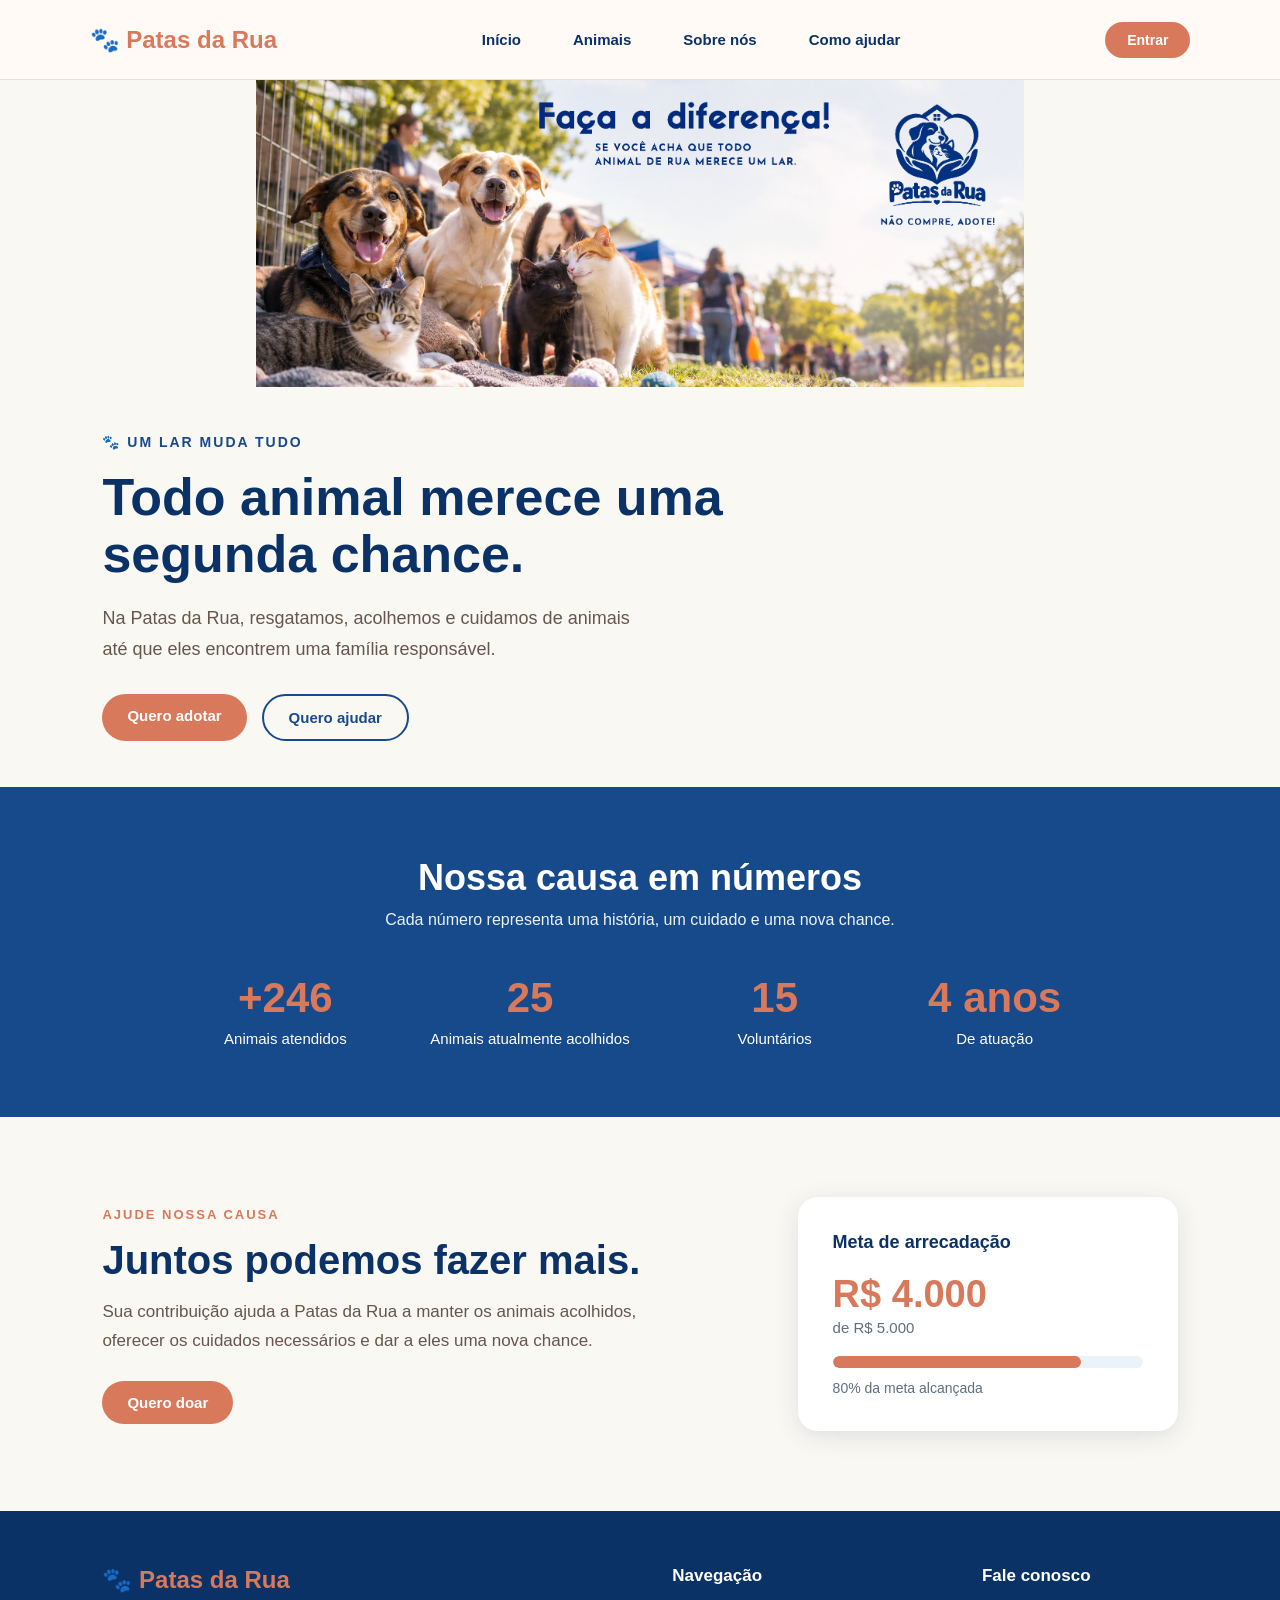
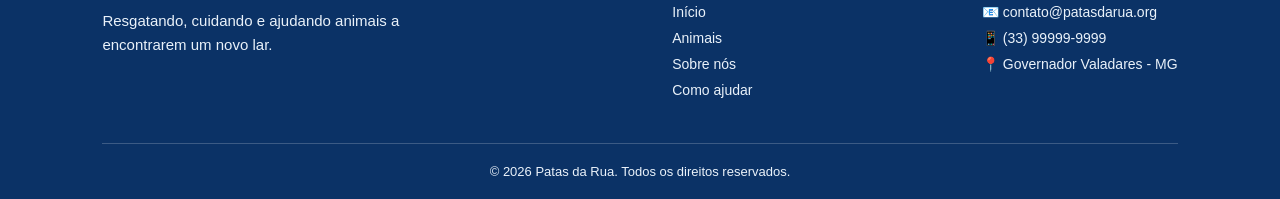
<file: index.html>
<!DOCTYPE html>
<html lang="pt-BR">

<head>
    <meta charset="UTF-8">
    <meta name="viewport" content="width=device-width, initial-scale=1.0">

    <title>Patas da Rua</title>

    <link rel="stylesheet" href="css/style.css">
</head>

<body>

    <header>

        <div class="logo">
            🐾 Patas da Rua
        </div>

        <nav>
            <a href="#">Início</a>
            <a href="animais.html">Animais</a>
            <a href="sobre.html">Sobre nós</a>
            <a href="#">Como ajudar</a>
        </nav>

        <a href="#" class="botao-login">Entrar</a>

    </header>

    <div class="banner-topo">
    <img src="imagens/Banner site.png" alt="Feira de adoção da Patas da Rua">
</div>

    <section class="hero">

    <div class="hero-text">

        <span>🐾 UM LAR MUDA TUDO</span>

        <h1>
            Todo animal merece
            uma segunda chance.
        </h1>

        <p>
            Na Patas da Rua, resgatamos, acolhemos e cuidamos
            de animais até que eles encontrem uma família
            responsável.
        </p>

        <div class="hero-botoes">
            <a href="#" class="botao-principal">
                Quero adotar
            </a>

            <a href="#" class="botao-secundario">
                Quero ajudar
            </a>
        </div>

    </div>

    
</section>

<section class="numeros">

    <div class="titulo-numeros">
        <h2>Nossa causa em números</h2>
        <p>
            Cada número representa uma história, um cuidado e uma nova chance.
        </p>
    </div>

    <div class="numeros-lista">

        <div class="numero-card">
            <h3 data-valor="300">+300</h3>
            <p>Animais atendidos</p>
        </div>

        <div class="numero-card">
            <h3 data-valor="25">25</h3>
            <p>Animais atualmente acolhidos</p>
        </div>

        <div class="numero-card">
            <h3 data-valor="15">15</h3>
            <p>Voluntários</p>
        </div>

        <div class="numero-card">
            <h3 data-valor="4">4 anos</h3>
            <p>De atuação</p>
        </div>

    </div>

</section>

<section class="meta-doacao">

    <div class="meta-texto">

        <span>AJUDE NOSSA CAUSA</span>

        <h2>Juntos podemos fazer mais.</h2>

        <p>
            Sua contribuição ajuda a Patas da Rua a manter os animais
            acolhidos, oferecer os cuidados necessários e dar a eles
            uma nova chance.
        </p>

        <a href="#" class="botao-doar">
            Quero doar
        </a>

    </div>

    <div class="meta-card">

        <h3>Meta de arrecadação</h3>

        <p class="valor-arrecadado" data-arrecadado="4000">
    R$ 4.000
</p>

<p class="meta-total" data-meta="5000">
    de R$ 5.000
</p>

        <div class="barra-meta">
            <div class="progresso-meta"></div>
        </div>

        <p class="porcentagem-meta"></p>

    </div>

</section>

<script src="js/script.js"></script>

<footer>

    <div class="footer-conteudo">

        <div class="footer-sobre">
            <h2>🐾 Patas da Rua</h2>

            <p>
                Resgatando, cuidando e ajudando animais
                a encontrarem um novo lar.
            </p>
        </div>

        <div class="footer-links">
            <h3>Navegação</h3>

            <a href="index.html">Início</a>
            <a href="animais.html">Animais</a>
            <a href="#">Sobre nós</a>
            <a href="#">Como ajudar</a>
        </div>

        <div class="footer-contato">
            <h3>Fale conosco</h3>

            <p>📧 contato@patasdarua.org</p>
            <p>📱 (33) 99999-9999</p>
            <p>📍 Governador Valadares - MG</p>
        </div>

    </div>

    <div class="footer-final">
        <p>© 2026 Patas da Rua. Todos os direitos reservados.</p>
    </div>

</footer>

</body>

</html>
</file>
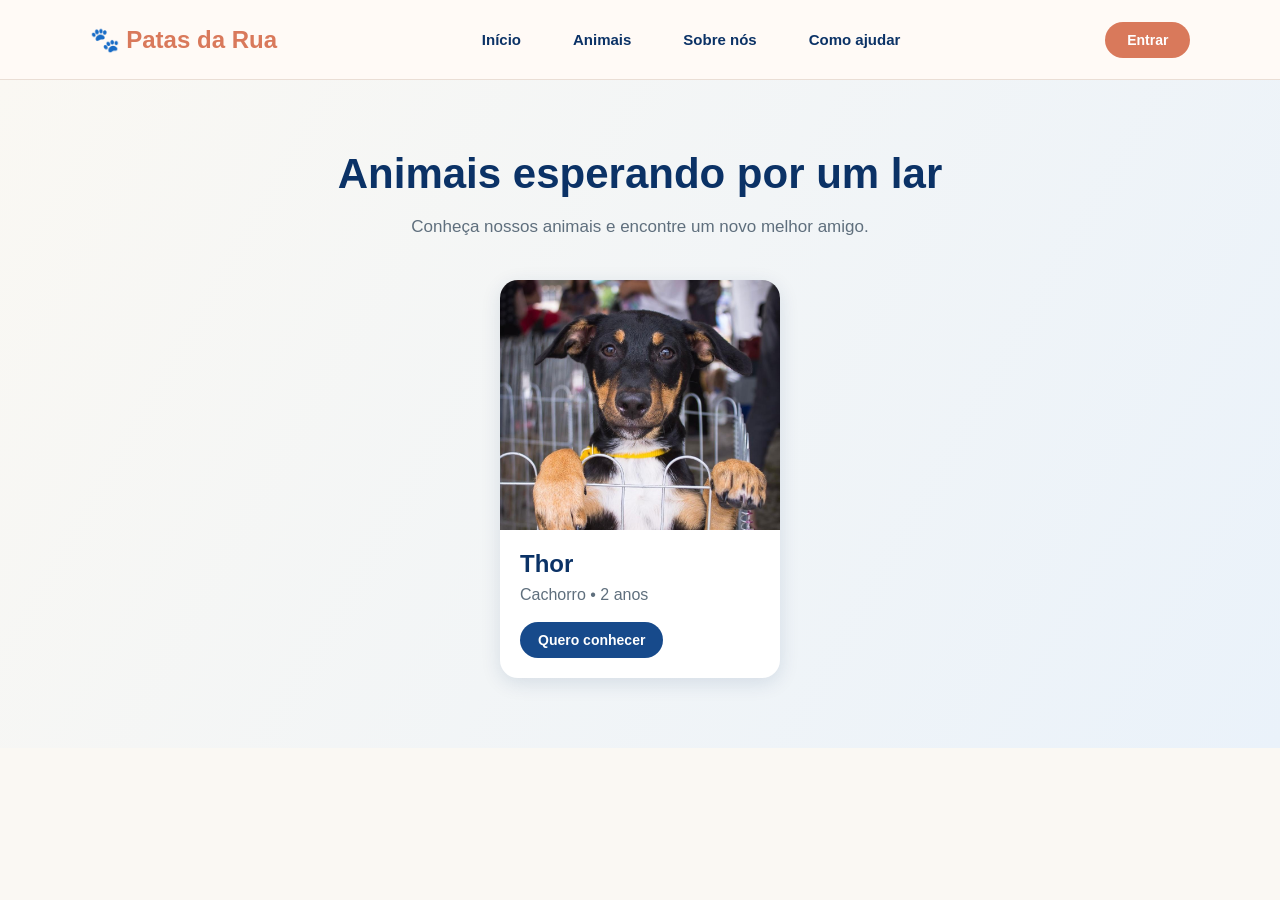
<file: animais.html>
<!DOCTYPE html>
<html lang="pt-BR">

<head>

    <meta charset="UTF-8">
    <meta name="viewport" content="width=device-width, initial-scale=1.0">

    <title>Animais | Patas da Rua</title>

    <link rel="stylesheet" href="css/style.css">

</head>

<body>

    <header>

        <div class="logo">
            🐾 Patas da Rua
        </div>

        <nav>
            <a href="index.html">Início</a>
            <a href="animais.html">Animais</a>
            <a href="#">Sobre nós</a>
            <a href="#">Como ajudar</a>
        </nav>

        <a href="#" class="botao-login">Entrar</a>

    </header>

    <section class="pagina-animais">

    <div class="titulo-animais">

        <h1>Animais esperando por um lar</h1>

        <p>
            Conheça nossos animais e encontre um novo melhor amigo.
        </p>

    </div>

    <div class="animais-lista">

    <div class="animal-card">

        <img src="imagens/Cachorro 1.jpeg" alt="Cachorro disponível para adoção">

        <div class="animal-info">

            <h2>Thor</h2>

            <p>Cachorro • 2 anos</p>

            <a href="#" class="botao-adotar">
                Quero conhecer
            </a>

        </div>

    </div>

</div>

</section>

</body>

</html>
</file>
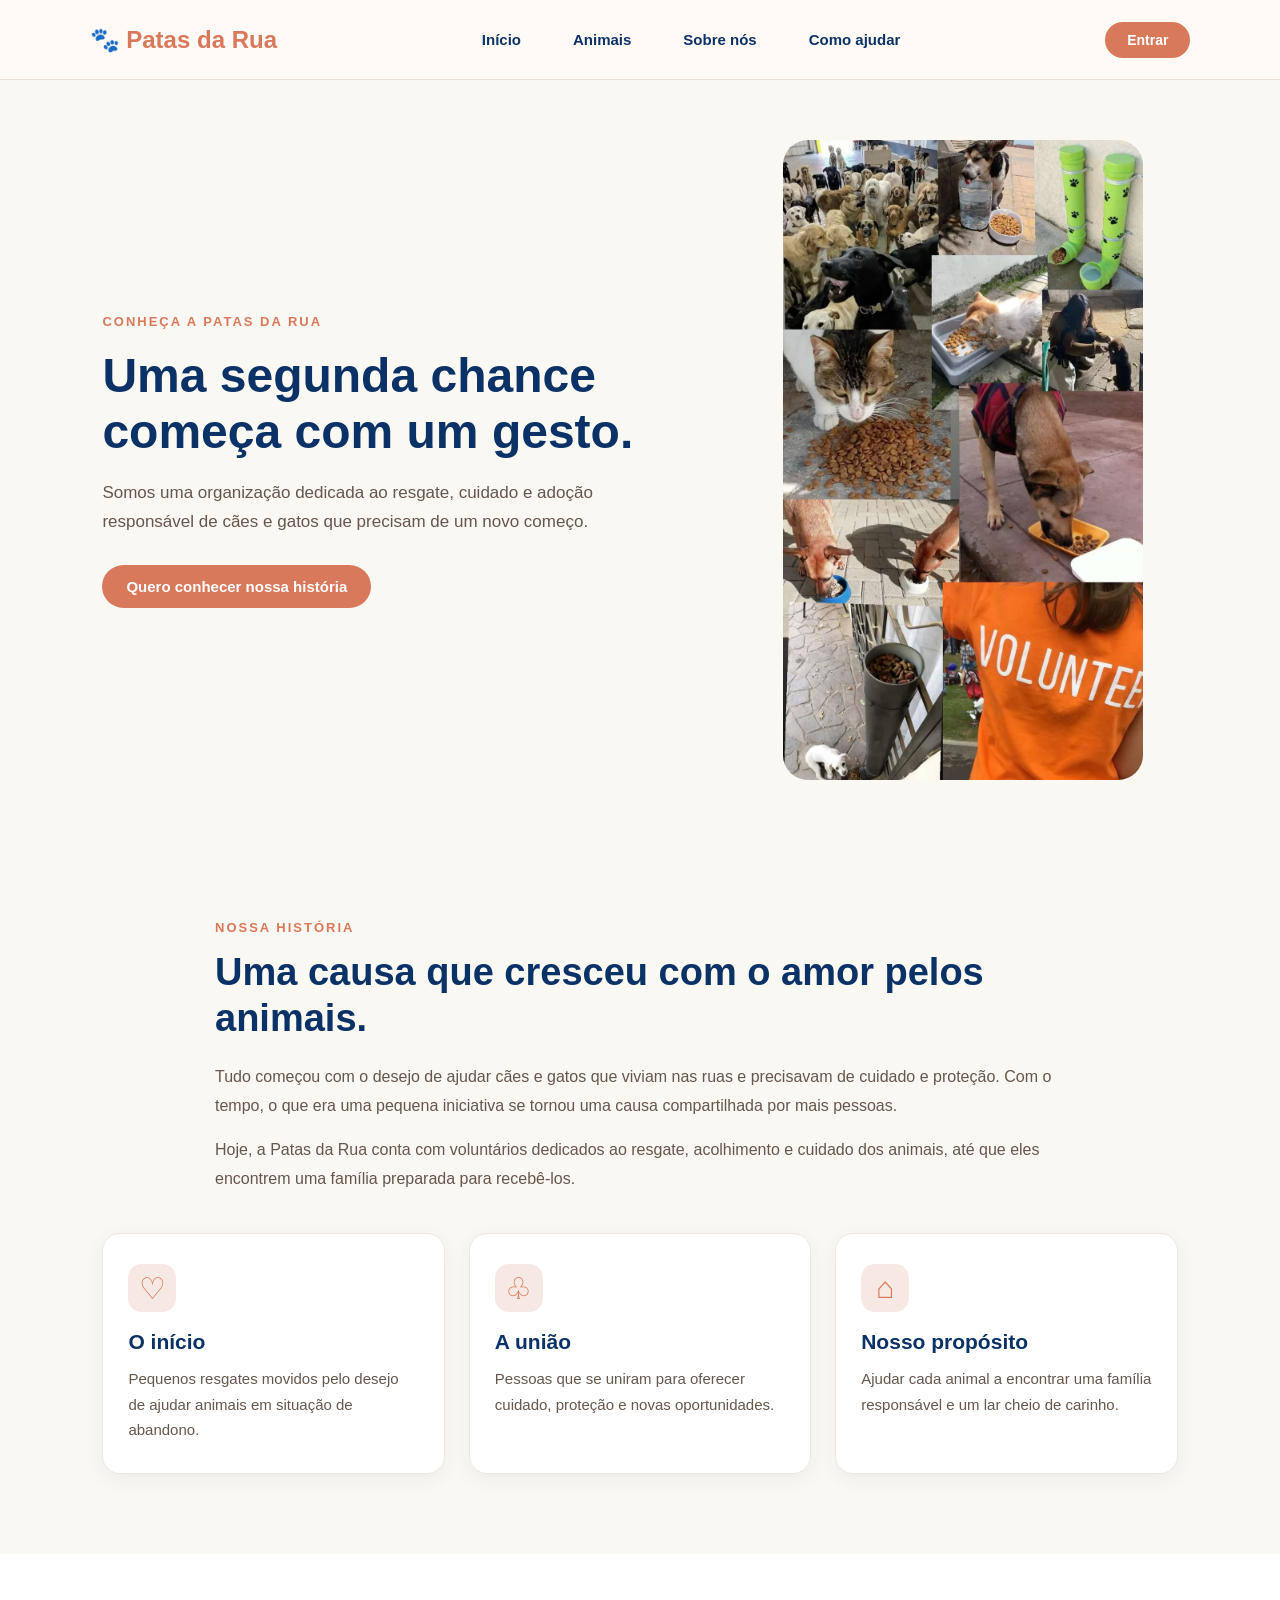
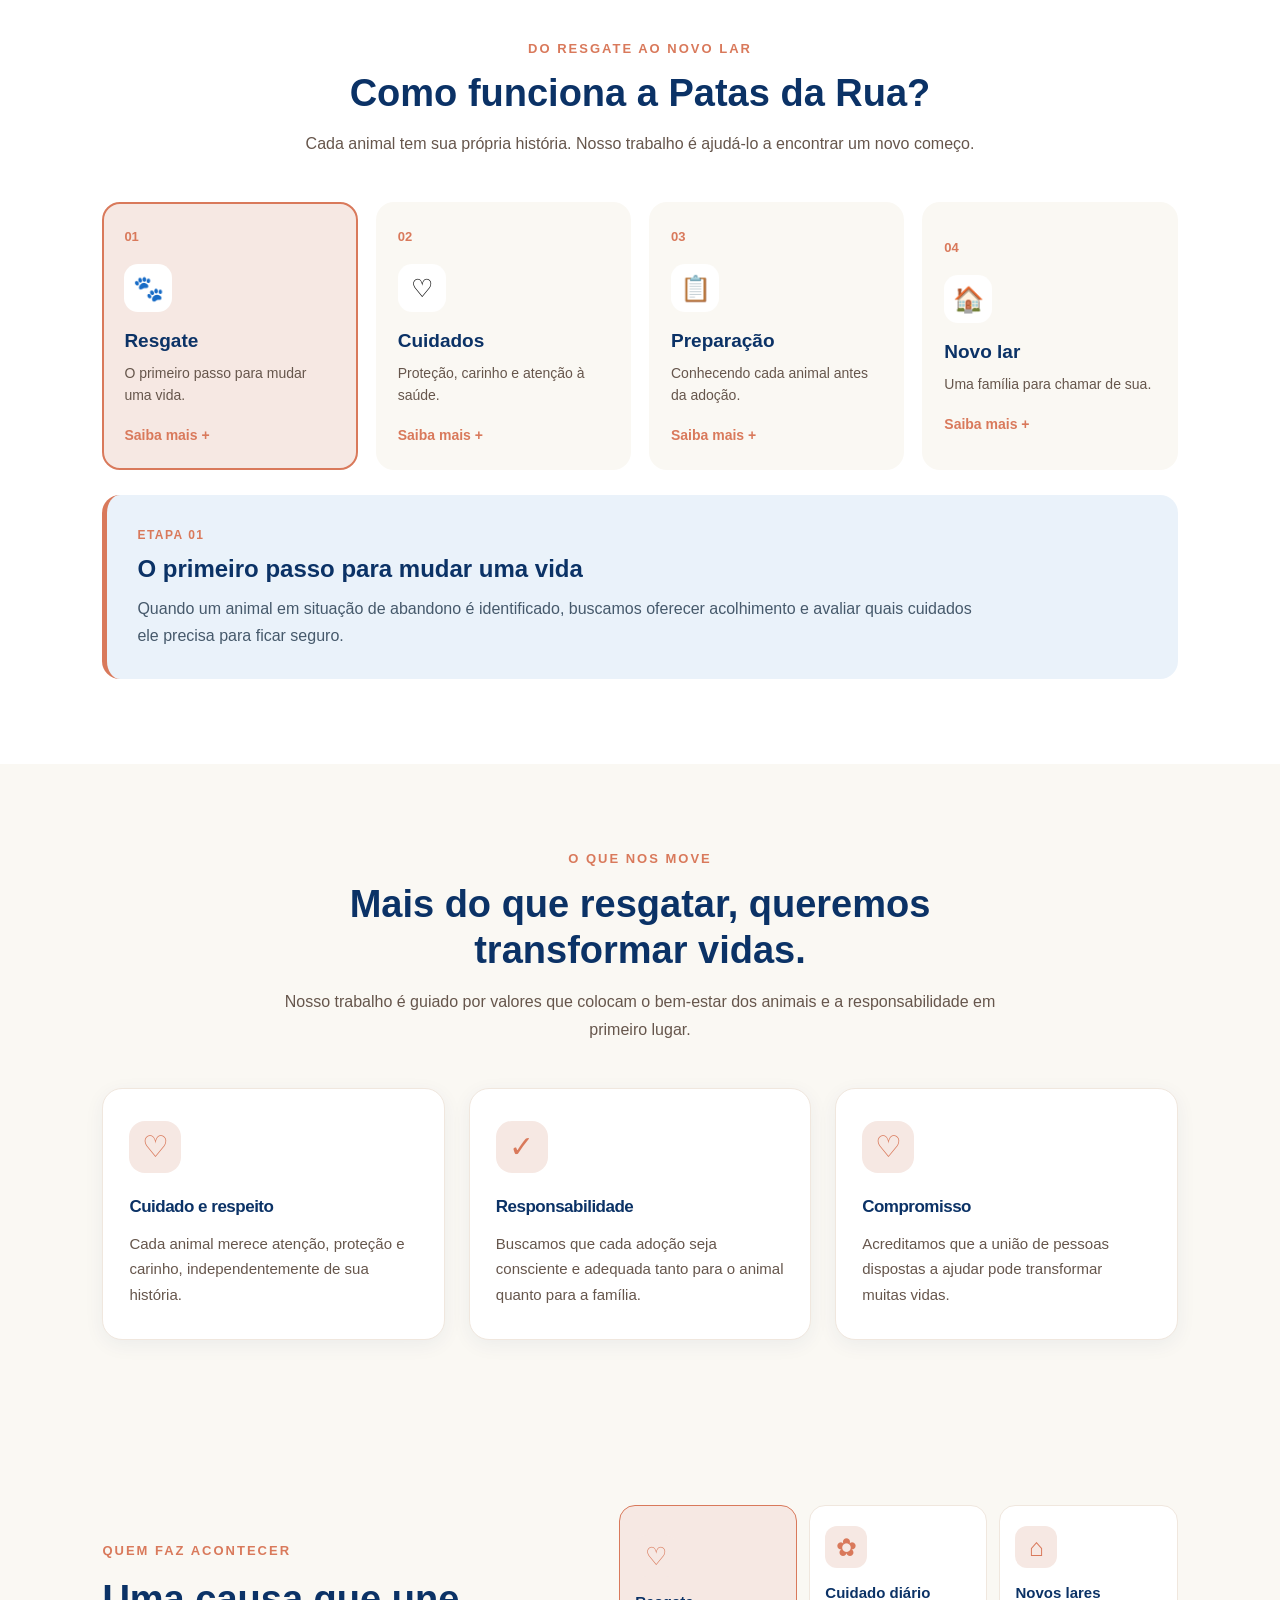
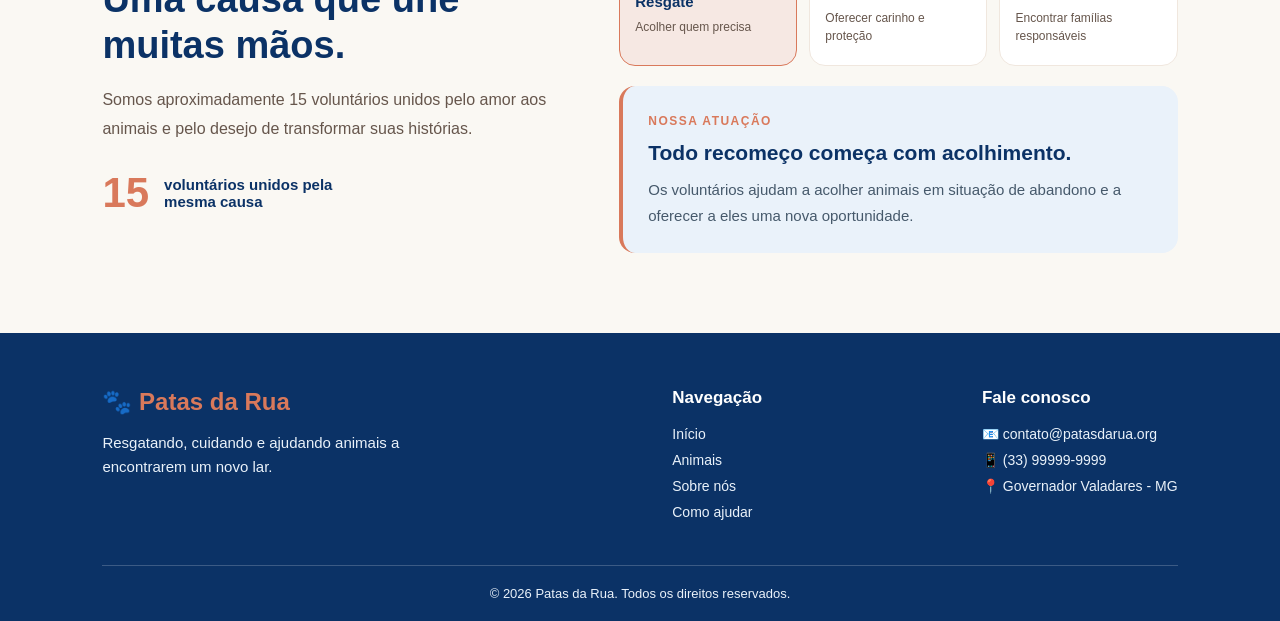
<file: sobre.html>
<!DOCTYPE html>
<html lang="pt-BR">

<head>
    <meta charset="UTF-8">
    <meta name="viewport" content="width=device-width, initial-scale=1.0">
    <title>Sobre nós | Patas da Rua</title>
    <link rel="stylesheet" href="css/style.css">
</head>

<body>

    <header>

        <div class="logo">
            🐾 Patas da Rua
        </div>

        <nav>
            <a href="index.html">Início</a>
            <a href="animais.html">Animais</a>
            <a href="sobre.html">Sobre nós</a>
            <a href="#">Como ajudar</a>
        </nav>

        <a href="#" class="botao-login">Entrar</a>

    </header>


<section class="sobre-destaque">

    <div class="sobre-destaque-texto">

        <span>CONHEÇA A PATAS DA RUA</span>

        <h1>
            Uma segunda chance
            começa com um gesto.
        </h1>

        <p>
            Somos uma organização dedicada ao resgate, cuidado e adoção
            responsável de cães e gatos que precisam de um novo começo.
        </p>

        <a href="#nossa-historia" class="botao-sobre">
            Quero conhecer nossa história
        </a>

    </div>

    <div class="sobre-destaque-imagem">
        <img src="imagens/Sobre nos imagem.jpeg"
             alt="Animais recebendo cuidados na Patas da Rua">
    </div>

</section>

<section class="nossa-historia" id="nossa-historia">

    <div class="historia-texto">

        <span>NOSSA HISTÓRIA</span>

        <h2>Uma causa que cresceu com o amor pelos animais.</h2>

        <p>
            Tudo começou com o desejo de ajudar cães e gatos que viviam
            nas ruas e precisavam de cuidado e proteção. Com o tempo,
            o que era uma pequena iniciativa se tornou uma causa
            compartilhada por mais pessoas.
        </p>

        <p>
            Hoje, a Patas da Rua conta com voluntários dedicados ao
            resgate, acolhimento e cuidado dos animais, até que eles
            encontrem uma família preparada para recebê-los.
        </p>

    </div>

    <div class="historia-cards">

        <div class="historia-card">

            <span class="historia-icone">♡</span>

            <h3>O início</h3>

            <p>
                Pequenos resgates movidos pelo desejo de ajudar
                animais em situação de abandono.
            </p>

        </div>

        <div class="historia-card">

            <span class="historia-icone">♧</span>

            <h3>A união</h3>

            <p>
                Pessoas que se uniram para oferecer cuidado,
                proteção e novas oportunidades.
            </p>

        </div>

        <div class="historia-card">

            <span class="historia-icone">⌂</span>

            <h3>Nosso propósito</h3>

            <p>
                Ajudar cada animal a encontrar uma família
                responsável e um lar cheio de carinho.
            </p>

        </div>

    </div>

</section>


<section class="como-funciona" id="como-funciona">

    <div class="funciona-titulo">
        <span>DO RESGATE AO NOVO LAR</span>

        <h2>Como funciona a Patas da Rua?</h2>

        <p>
            Cada animal tem sua própria história. Nosso trabalho é
            ajudá-lo a encontrar um novo começo.
        </p>
    </div>

    <div class="etapas-lista">

        <button class="etapa-card ativa" data-etapa="0">
            <span class="etapa-numero">01</span>
            <span class="etapa-icone">🐾</span>
            <h3>Resgate</h3>
            <p>O primeiro passo para mudar uma vida.</p>
            <span class="etapa-link">Saiba mais +</span>
        </button>

        <button class="etapa-card" data-etapa="1">
            <span class="etapa-numero">02</span>
            <span class="etapa-icone">♡</span>
            <h3>Cuidados</h3>
            <p>Proteção, carinho e atenção à saúde.</p>
            <span class="etapa-link">Saiba mais +</span>
        </button>

        <button class="etapa-card" data-etapa="2">
            <span class="etapa-numero">03</span>
            <span class="etapa-icone">📋</span>
            <h3>Preparação</h3>
            <p>Conhecendo cada animal antes da adoção.</p>
            <span class="etapa-link">Saiba mais +</span>
        </button>

        <button class="etapa-card" data-etapa="3">
            <span class="etapa-numero">04</span>
            <span class="etapa-icone">🏠</span>
            <h3>Novo lar</h3>
            <p>Uma família para chamar de sua.</p>
            <span class="etapa-link">Saiba mais +</span>
        </button>

    </div>

    <div class="etapa-detalhes" aria-live="polite">
        <span class="detalhe-etiqueta">ETAPA 01</span>
        <h3>O primeiro passo para mudar uma vida</h3>
        <p>
            Quando um animal em situação de abandono é identificado,
            buscamos oferecer acolhimento e avaliar quais cuidados
            ele precisa para ficar seguro.
        </p>
    </div>

</section>


<section class="nossos-valores" id="nossos-valores">

    <div class="valores-titulo">
        <span>O QUE NOS MOVE</span>
        <h2>Mais do que resgatar, queremos transformar vidas.</h2>
        <p>
            Nosso trabalho é guiado por valores que colocam o bem-estar
            dos animais e a responsabilidade em primeiro lugar.
        </p>
    </div>

    <div class="valores-cards">

        <div class="valor-card">
            <div class="valor-icone">♡</div>
            <h3>Cuidado e respeito</h3>
            <p>
                Cada animal merece atenção, proteção e carinho,
                independentemente de sua história.
            </p>
        </div>

        <div class="valor-card">
            <div class="valor-icone">✓</div>
            <h3>Responsabilidade</h3>
            <p>
                Buscamos que cada adoção seja consciente e adequada
                tanto para o animal quanto para a família.
            </p>
        </div>

        <div class="valor-card">
            <div class="valor-icone">♡</div>
            <h3>Compromisso</h3>
            <p>
                Acreditamos que a união de pessoas dispostas a ajudar
                pode transformar muitas vidas.
            </p>
        </div>

    </div>

</section>


<section class="equipe-ong">

    <div class="equipe-texto">

        <span>QUEM FAZ ACONTECER</span>

        <h2>Uma causa que une muitas mãos.</h2>

        <p>
            Somos aproximadamente 15 voluntários unidos pelo amor
            aos animais e pelo desejo de transformar suas histórias.
        </p>

        <div class="equipe-destaque">
            <strong>15</strong>
            <span>voluntários unidos pela mesma causa</span>
        </div>

    </div>

    <div class="equipe-interacoes">

        <button class="equipe-card ativa" data-equipe="0">
            <span>♡</span>
            <strong>Resgate</strong>
            <small>Acolher quem precisa</small>
        </button>

        <button class="equipe-card" data-equipe="1">
            <span>✿</span>
            <strong>Cuidado diário</strong>
            <small>Oferecer carinho e proteção</small>
        </button>

        <button class="equipe-card" data-equipe="2">
            <span>⌂</span>
            <strong>Novos lares</strong>
            <small>Encontrar famílias responsáveis</small>
        </button>

        <div class="equipe-detalhes" aria-live="polite">
            <span class="equipe-etiqueta">NOSSA ATUAÇÃO</span>
            <h3>Todo recomeço começa com acolhimento.</h3>
            <p>
                Os voluntários ajudam a acolher animais em situação
                de abandono e a oferecer a eles uma nova oportunidade.
            </p>
        </div>

    </div>

</section>


<footer>

    <div class="footer-conteudo">

        <div class="footer-sobre">
            <h2>🐾 Patas da Rua</h2>
            <p>
                Resgatando, cuidando e ajudando
                animais a encontrarem um novo lar.
            </p>
        </div>

        <div class="footer-links">
            <h3>Navegação</h3>
            <a href="index.html">Início</a>
            <a href="animais.html">Animais</a>
            <a href="sobre.html">Sobre nós</a>
            <a href="index.html#como-ajudar">Como ajudar</a>
        </div>

        <div class="footer-contato">
            <h3>Fale conosco</h3>
            <p>📧 contato@patasdarua.org</p>
            <p>📱 (33) 99999-9999</p>
            <p>📍 Governador Valadares - MG</p>
        </div>

    </div>

    <div class="footer-final">
        <p>© 2026 Patas da Rua. Todos os direitos reservados.</p>
    </div>

</footer>

<script src="js/script.js"></script>

</body>

</html>
</file>
<file: css/style.css>
* {
    margin: 0;
    padding: 0;
    box-sizing: border-box;
}

body {
    font-family: Arial, sans-serif;
    background-color: #FAF8F3;
    color: #0B3266;
}

header {
    background-color: #fffaf6;
    height: 80px;
    padding: 0 7%;
    display: flex;
    align-items: center;
    justify-content: space-between;

    border-bottom: 1px solid #eaded5;
}

.logo {
    font-size: 24px;
    font-weight: bold;
    color: #D9795B;
    white-space: nowrap;
}

nav {
    display: flex;
    gap: 28px;
}

nav a {
    text-decoration: none;
    color: #0B3266;
    font-size: 15px;
    font-weight: 600;
    white-space: nowrap;

    padding: 8px 12px;
    border-radius: 20px;

    transition: 0.3s;
}

nav a:hover {
    color: #D9795B;
    background-color: #F6E8E3;
}

nav a:hover {
    color: #a86f4c;
}

.botao-login {
    text-decoration: none;
    background-color: #D9795B;
    color: white;

    padding: 10px 22px;
    border-radius: 22px;

    font-size: 14px;
    font-weight: bold;

    transition: 0.3s;
}

.botao-login:hover {
    background-color: #B85F45;
}

.hero {
    min-height: 400px;
    padding: 40px 8%;

    display: flex;
    align-items: center;

    background: #FAF8F3;
}

.hero-text {
    max-width: 650px;
}

.hero-text span {
    color: #174A8B;
    font-size: 14px;
    font-weight: bold;
    letter-spacing: 2px;
}

.hero-text h1 {
    margin-top: 18px;
    margin-bottom: 20px;

    font-size: 52px;
    line-height: 1.1;

    color: #0B3266;
}

.hero-text p {
    max-width: 550px;

    font-size: 18px;
    line-height: 1.7;

    color: #66564c;

    margin-bottom: 30px;
}

.hero-botoes {
    display: flex;
    gap: 15px;
}

.botao-principal,
.botao-secundario {
    text-decoration: none;
    padding: 13px 25px;
    border-radius: 25px;

    font-size: 15px;
    font-weight: bold;
}

.botao-principal {
    background-color: #D9795B;
    color: white;
}

.botao-principal:hover {
    background-color: #B85F45;
}
.botao-secundario {
    border: 2px solid #174A8B;
    color: #174A8B;
}

.botao-secundario:hover {
    background-color: #174A8B;
    color: white;
}

.hero-imagem {
    width: 45%;
}

.hero-imagem img {
    width: 100%;
    height: 360px;
    object-fit: cover;
    border-radius: 25px;
}

.banner-topo {
    width: 60%;
    margin: 0 auto;
}

.banner-topo img {
    width: 100%;
    height: auto;
    display: block;
}

.animais {
    padding: 70px 8%;
    background-color: #FAF8F3;
}

.animais-titulo {
    text-align: center;
    max-width: 700px;
    margin: 0 auto 40px;
}

.animais-titulo span {
    color: #174A8B;
    font-size: 13px;
    font-weight: bold;
    letter-spacing: 1.5px;
}

.animais-titulo h2 {
    margin-top: 12px;
    font-size: 36px;
    color: #0B3266;
}

.animais-titulo p {
    margin-top: 12px;
    font-size: 16px;
    line-height: 1.6;
    color: #5f6f7d;
}

.pagina-animais {
    padding: 70px 8%;
    background: linear-gradient(
        120deg,
        #FAF8F3,
        #EAF2FA
    );
}

.titulo-animais {
    text-align: center;
    max-width: 750px;
    margin: 0 auto;
}

.titulo-animais h1 {
    font-size: 42px;
    color: #0B3266;
    margin-bottom: 15px;
}

.titulo-animais p {
    font-size: 17px;
    color: #5f6f7d;
    line-height: 1.6;
}

.animais-lista {
    display: flex;
    justify-content: center;
    margin-top: 40px;
}

.animal-card {
    width: 280px;
    background-color: white;
    border-radius: 18px;
    overflow: hidden;
    box-shadow: 0 5px 20px rgba(11, 50, 102, 0.12);
}

.animal-card img {
    width: 100%;
    height: 250px;
    object-fit: cover;
    display: block;
}

.animal-info {
    padding: 20px;
}

.animal-info h2 {
    color: #0B3266;
    margin-bottom: 8px;
}

.animal-info p {
    color: #5f6f7d;
    margin-bottom: 18px;
}

.botao-adotar {
    display: inline-block;
    text-decoration: none;
    background-color: #174A8B;
    color: white;
    padding: 10px 18px;
    border-radius: 20px;
    font-size: 14px;
    font-weight: bold;
}

/* Números da ONG */

.numeros {
    padding: 70px 8%;
    background-color: #174A8B;
}

.titulo-numeros {
    text-align: center;
    margin-bottom: 45px;
}

.titulo-numeros h2 {
    font-size: 36px;
    color: white;
    margin-bottom: 12px;
}

.titulo-numeros p {
    font-size: 16px;
    color: #EAF2FA;
}

.numeros-lista {
    display: flex;
    justify-content: center;
    gap: 70px;
    flex-wrap: wrap;
}

.numero-card {
    text-align: center;
    min-width: 150px;
}

.numero-card h3 {
    font-size: 42px;
    color: #D9795B;
    margin-bottom: 8px;
}

.numero-card p {
    font-size: 15px;
    color: white;
}

/* Meta de doação */

.meta-doacao {
    padding: 80px 8%;
    background-color: #FAF8F3;

    display: flex;
    align-items: center;
    justify-content: space-between;
    gap: 60px;
}

.meta-texto {
    max-width: 550px;
}

.meta-texto span {
    color: #D9795B;
    font-size: 13px;
    font-weight: bold;
    letter-spacing: 2px;
}

.meta-texto h2 {
    color: #0B3266;
    font-size: 40px;
    margin: 15px 0;
}

.meta-texto p {
    color: #66564c;
    font-size: 17px;
    line-height: 1.7;
    margin-bottom: 25px;
}

.botao-doar {
    display: inline-block;
    text-decoration: none;
    background-color: #D9795B;
    color: white;

    padding: 13px 25px;
    border-radius: 25px;

    font-size: 15px;
    font-weight: bold;

    transition: 0.3s;
}

.botao-doar:hover {
    background-color: #B85F45;
}

.meta-card {
    width: 380px;
    background-color: white;

    padding: 35px;
    border-radius: 20px;

    box-shadow: 0 5px 25px rgba(11, 50, 102, 0.12);
}

.meta-card h3 {
    color: #0B3266;
    font-size: 18px;
    margin-bottom: 20px;
}

.valor-arrecadado {
    color: #D9795B;
    font-size: 38px;
    font-weight: bold;
    margin-bottom: 3px;
}

.meta-total {
    color: #5f6f7d;
    font-size: 15px;
    margin-bottom: 20px;
}

.barra-meta {
    width: 100%;
    height: 12px;

    background-color: #EAF2FA;
    border-radius: 10px;

    overflow: hidden;
}

.progresso-meta {
    width: 0;
    height: 100%;

    background-color: #D9795B;
    border-radius: 10px;
}

.porcentagem-meta {
    color: #5f6f7d;
    font-size: 14px;
    margin-top: 12px;
}

/* Rodapé */

footer {
    background-color: #0B3266;
    color: white;
    padding: 55px 8% 20px;
}

.footer-conteudo {
    display: flex;
    justify-content: space-between;
    gap: 60px;
    max-width: 1200px;
    margin: 0 auto;
}

.footer-sobre {
    max-width: 350px;
}

.footer-sobre h2 {
    color: #D9795B;
    font-size: 24px;
    margin-bottom: 15px;
}

.footer-sobre p {
    color: #EAF2FA;
    font-size: 15px;
    line-height: 1.6;
}

.footer-links,
.footer-contato {
    display: flex;
    flex-direction: column;
    gap: 10px;
}

.footer-links h3,
.footer-contato h3 {
    font-size: 17px;
    margin-bottom: 8px;
}

.footer-links a {
    text-decoration: none;
    color: #EAF2FA;
    font-size: 14px;
    transition: 0.3s;
}

.footer-links a:hover {
    color: #D9795B;
}

.footer-contato p {
    color: #EAF2FA;
    font-size: 14px;
}

.footer-final {
    max-width: 1200px;
    margin: 45px auto 0;
    padding-top: 20px;

    border-top: 1px solid rgba(255, 255, 255, 0.2);

    text-align: center;
}

.footer-final p {
    color: #EAF2FA;
    font-size: 13px;
}

/* Página Sobre nós */

.sobre-principal {
    padding: 80px 8%;
    background-color: #FAF8F3;
}

.sobre-texto {
    max-width: 800px;
    margin: 0 auto;
}

.sobre-texto span {
    color: #D9795B;
    font-size: 13px;
    font-weight: bold;
    letter-spacing: 2px;
}

.sobre-texto h1 {
    color: #0B3266;
    font-size: 42px;
    line-height: 1.2;
    margin: 15px 0 25px;
}

.sobre-texto p {
    color: #66564c;
    font-size: 17px;
    line-height: 1.8;
    margin-bottom: 18px;
}

.sobre-destaque {
    padding: 60px 8%;
    background-color: #FAF8F3;
    display: grid;
    grid-template-columns: 1.1fr 0.8fr;
    align-items: center;
    gap: 55px;
}

.sobre-destaque-texto {
    min-width: 0;
    max-width: 550px;
}

.sobre-destaque-texto span {
    color: #D9795B;
    font-size: 13px;
    font-weight: bold;
    letter-spacing: 2px;
}

.sobre-destaque-texto h1 {
    color: #0B3266;
    font-size: 48px;
    line-height: 1.15;
    margin: 18px 0 20px;
}

.sobre-destaque-texto p {
    color: #66564c;
    font-size: 17px;
    line-height: 1.7;
    margin-bottom: 28px;
}

.botao-sobre {
    display: inline-block;
    text-decoration: none;
    background-color: #D9795B;
    color: white;

    padding: 13px 24px;
    border-radius: 25px;

    font-size: 15px;
    font-weight: bold;
}

.botao-sobre:hover {
    background-color: #B85F45;
}

.sobre-destaque-imagem {
    width: 100%;
    max-width: 360px;
    justify-self: center;
    min-width: 0;
}

.sobre-destaque-imagem img {
    display: block;
    width: 100%;
    height: auto;
    object-fit: contain;
    border-radius: 25px;
}


/* Nossa história */

.nossa-historia {
    padding: 80px 8%;
    background-color: #FAF8F3;
}

.historia-texto {
    max-width: 850px;
    margin: 0 auto 40px;
}

.historia-texto span {
    display: block;
    color: #D9795B;
    font-size: 13px;
    font-weight: bold;
    letter-spacing: 2px;
    margin-bottom: 15px;
}

.historia-texto h2 {
    color: #0B3266;
    font-size: 38px;
    line-height: 1.2;
    margin-bottom: 22px;
}

.historia-texto p {
    color: #66564c;
    font-size: 16px;
    line-height: 1.8;
    margin-bottom: 15px;
}

/* Cards da história */

.historia-cards {
    max-width: 1100px;
    margin: 0 auto;

    display: grid;
    grid-template-columns: repeat(3, 1fr);
    gap: 24px;
}

.historia-card {
    background-color: #FFFFFF;
    padding: 30px 25px;
    border-radius: 18px;

    border: 1px solid #F0E7DE;
    box-shadow: 0 5px 20px rgba(11, 50, 102, 0.06);

    transition: transform 0.3s, box-shadow 0.3s;
}

.historia-card:hover {
    transform: translateY(-5px);
    box-shadow: 0 10px 25px rgba(11, 50, 102, 0.12);
}

.historia-icone {
    display: inline-flex;
    align-items: center;
    justify-content: center;

    width: 48px;
    height: 48px;
    margin-bottom: 18px;

    border-radius: 14px;
    background-color: #F6E8E3;
    color: #D9795B;

    font-size: 30px;
}

.historia-card h3 {
    color: #0B3266;
    font-size: 21px;
    margin-bottom: 12px;
}

.historia-card p {
    color: #66564c;
    font-size: 15px;
    line-height: 1.7;
}


/* Como funciona */

.como-funciona {
    padding: 85px 8%;
    background-color: #FFFFFF;
}

.funciona-titulo {
    max-width: 750px;
    margin: 0 auto 45px;
    text-align: center;
}

.funciona-titulo span {
    color: #D9795B;
    font-size: 13px;
    font-weight: bold;
    letter-spacing: 2px;
}

.funciona-titulo h2 {
    color: #0B3266;
    font-size: 38px;
    margin: 15px 0;
}

.funciona-titulo p {
    color: #66564c;
    font-size: 16px;
    line-height: 1.7;
}

.etapas-lista {
    max-width: 1150px;
    margin: 0 auto;

    display: grid;
    grid-template-columns: repeat(4, minmax(0, 1fr));
    gap: 18px;
}

.etapa-card {
    position: relative;
    text-align: left;
    font-family: inherit;
    cursor: pointer;

    background-color: #FAF8F3;
    border: 2px solid transparent;
    border-radius: 18px;
    padding: 25px 20px;

    transition: 0.3s;
}

.etapa-card:hover {
    transform: translateY(-5px);
    border-color: #E9B09D;
}

.etapa-card.ativa {
    background-color: #F6E8E3;
    border-color: #D9795B;
}

.etapa-numero {
    display: block;
    color: #D9795B;
    font-size: 13px;
    font-weight: bold;
    margin-bottom: 20px;
}

.etapa-icone {
    display: flex;
    align-items: center;
    justify-content: center;

    width: 48px;
    height: 48px;
    border-radius: 14px;
    background-color: white;

    font-size: 25px;
    margin-bottom: 18px;
}

.etapa-card h3 {
    color: #0B3266;
    font-size: 19px;
    margin-bottom: 10px;
}

.etapa-card p {
    color: #66564c;
    font-size: 14px;
    line-height: 1.6;
    margin-bottom: 20px;
}

.etapa-link {
    color: #D9795B;
    font-size: 14px;
    font-weight: bold;
}

.etapa-detalhes {
    max-width: 1150px;
    margin: 25px auto 0;
    padding: 30px;
    border-radius: 18px;
    background-color: #EAF2FA;
    border-left: 5px solid #D9795B;
}

.detalhe-etiqueta {
    color: #D9795B;
    font-size: 12px;
    font-weight: bold;
    letter-spacing: 1.5px;
}

.etapa-detalhes h3 {
    color: #0B3266;
    font-size: 24px;
    margin: 12px 0;
}

.etapa-detalhes p {
    color: #46596B;
    font-size: 16px;
    line-height: 1.7;
    max-width: 850px;
}


/* SEÇÃO NOSSOS VALORES */

.nossos-valores {
    padding: 85px 8%;
    background-color: #FAF8F3;
}

.valores-titulo {
    max-width: 750px;
    margin: 0 auto 45px;
    text-align: center;
}

.valores-titulo span {
    color: #D9795B;
    font-size: 13px;
    font-weight: bold;
    letter-spacing: 2px;
}

.valores-titulo h2 {
    color: #0B3266;
    font-size: 38px;
    line-height: 1.2;
    margin: 15px 0;
}

.valores-titulo p {
    color: #66564C;
    font-size: 16px;
    line-height: 1.7;
}

.valores-cards {
    max-width: 1100px;
    margin: 0 auto;
    display: grid;
    grid-template-columns: repeat(3, minmax(0, 1fr));
    gap: 24px;
}

.valor-card {
    background-color: #FFFFFF;
    padding: 32px 26px;
    border-radius: 20px;
    border: 1px solid #F0E7DE;
    box-shadow: 0 5px 20px rgba(11, 50, 102, 0.06);
    transition: transform 0.3s, box-shadow 0.3s;
}

.valor-card:hover {
    transform: translateY(-6px);
    box-shadow: 0 12px 28px rgba(11, 50, 102, 0.12);
}

.valor-icone {
    width: 52px;
    height: 52px;
    display: flex;
    align-items: center;
    justify-content: center;
    margin-bottom: 22px;
    border-radius: 16px;
    background-color: #F6E8E3;
    color: #D9795B;
    font-size: 30px;
}

.valor-card h3 {
    color: #0B3266;
    font-size: 17px;
    line-height: 1.4;
    margin-bottom: 12px;
    white-space: nowrap;
    letter-spacing: -0.5px;
}

.valor-card p {
    color: #66564C;
    font-size: 15px;
    line-height: 1.7;
}


.equipe-ong {
    padding: 80px 8%;
    background-color: #FAF8F3;
    display: flex;
    align-items: center;
    gap: 50px;
    box-sizing: border-box;
    width: 100%;
}

.equipe-imagem {
    flex: 1.2;
    min-width: 0;
}

.equipe-imagem img {
    display: block;
    width: 100%;
    height: auto;
    border-radius: 20px;
}

.equipe-texto {
    flex: 1;
    min-width: 0;
}

.equipe-texto h2 {
    color: #0B3266;
    font-size: 36px;
    line-height: 1.2;
    margin: 15px 0;
}

.equipe-texto p {
    color: #66564C;
    font-size: 16px;
    line-height: 1.7;
    margin-bottom: 15px;
}

.equipe-texto > span {
    color: #D9795B;
    font-size: 13px;
    font-weight: bold;
    letter-spacing: 1.5px;
}

.equipe-destaque {
    display: flex;
    align-items: center;
    gap: 14px;
    margin-top: 20px;
}

.equipe-destaque strong {
    color: #D9795B;
    font-size: 36px;
}

.equipe-destaque span {
    color: #0B3266;
    font-size: 15px;
    font-weight: 600;
}


/* SEÇÃO INTERATIVA DOS VOLUNTÁRIOS */

.equipe-ong {
    padding: 80px 8%;
    background-color: #FAF8F3;
    display: grid;
    grid-template-columns: 0.9fr 1.1fr;
    align-items: center;
    gap: 60px;
}

.equipe-texto > span {
    color: #D9795B;
    font-size: 13px;
    font-weight: bold;
    letter-spacing: 2px;
}

.equipe-texto h2 {
    color: #0B3266;
    font-size: 38px;
    line-height: 1.2;
    margin: 18px 0;
}

.equipe-texto p {
    color: #66564C;
    font-size: 16px;
    line-height: 1.8;
}

.equipe-destaque {
    display: flex;
    align-items: center;
    gap: 15px;
    margin-top: 25px;
}

.equipe-destaque strong {
    color: #D9795B;
    font-size: 42px;
}

.equipe-destaque span {
    color: #0B3266;
    font-size: 15px;
    font-weight: 600;
    max-width: 170px;
}

.equipe-interacoes {
    display: grid;
    grid-template-columns: repeat(3, minmax(0, 1fr));
    gap: 12px;
}

.equipe-card {
    font-family: inherit;
    text-align: left;
    cursor: pointer;
    border: 1px solid #F0E7DE;
    border-radius: 16px;
    background-color: #FFFFFF;
    padding: 20px 15px;
    min-width: 0;
    transition: 0.3s;
}

.equipe-card:hover {
    transform: translateY(-4px);
    border-color: #D9795B;
}

.equipe-card.ativa {
    background-color: #F6E8E3;
    border-color: #D9795B;
}

.equipe-card > span {
    display: flex;
    align-items: center;
    justify-content: center;
    width: 42px;
    height: 42px;
    margin-bottom: 16px;
    border-radius: 12px;
    background-color: #F6E8E3;
    color: #D9795B;
    font-size: 25px;
}

.equipe-card strong {
    display: block;
    color: #0B3266;
    font-size: 15px;
    margin-bottom: 8px;
}

.equipe-card small {
    display: block;
    color: #66564C;
    font-size: 12px;
    line-height: 1.5;
}

.equipe-detalhes {
    grid-column: 1 / -1;
    padding: 25px;
    margin-top: 8px;
    border-radius: 16px;
    background-color: #EAF2FA;
    border-left: 4px solid #D9795B;
}

.equipe-etiqueta {
    color: #D9795B;
    font-size: 12px;
    font-weight: bold;
    letter-spacing: 1.5px;
}

.equipe-detalhes h3 {
    color: #0B3266;
    font-size: 21px;
    margin: 12px 0;
}

.equipe-detalhes p {
    color: #46596B;
    font-size: 15px;
    line-height: 1.7;
}
</file>
